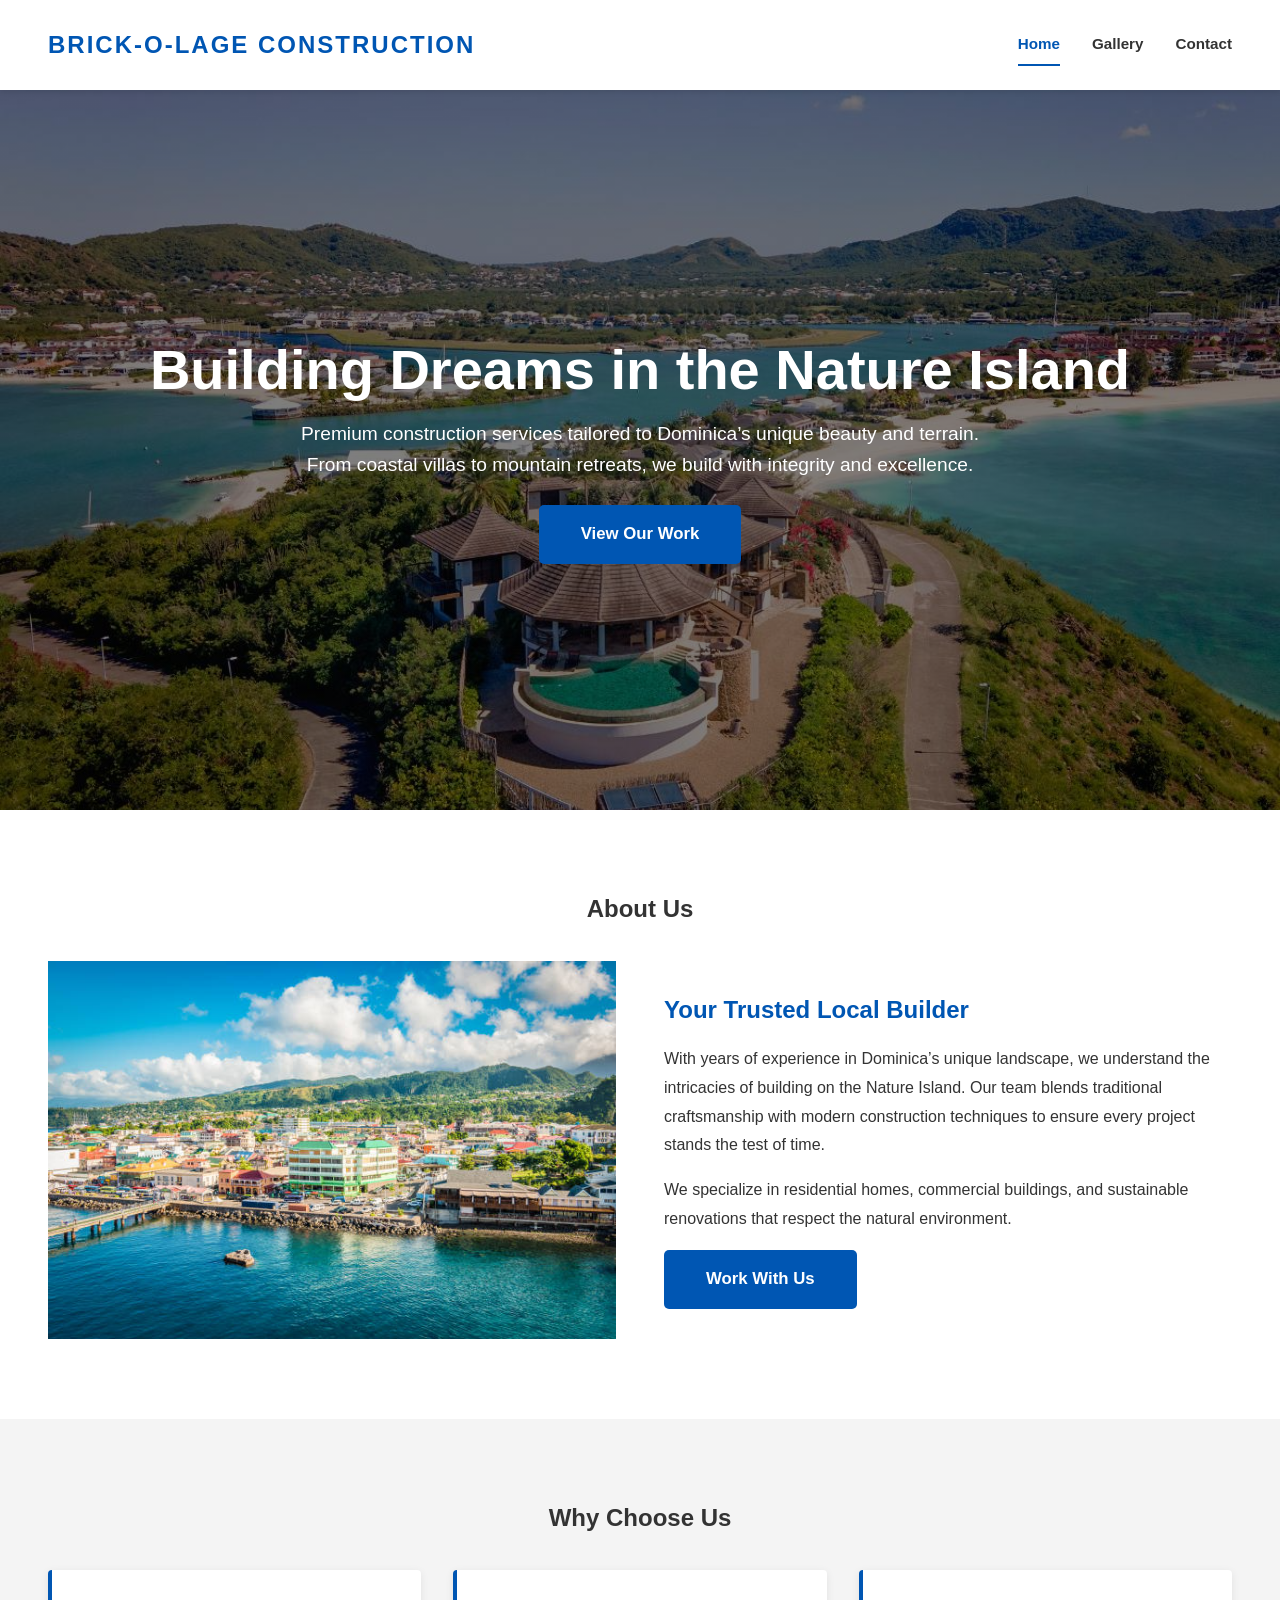
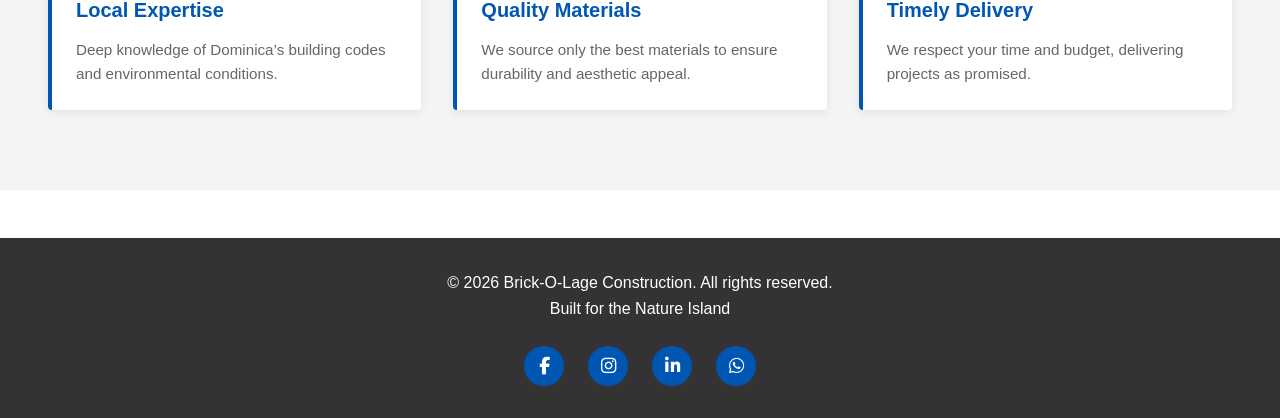
<file: index.html>
<!doctype html>
<html lang="en">
  <head>
    <meta charset="UTF-8" />
    <meta name="viewport" content="width=device-width, initial-scale=1" />
    <title>Dominica Excellence Construction | Home</title>
    <link rel="stylesheet" href="styles.css" />
    <link rel="stylesheet" href="https://cdnjs.cloudflare.com/ajax/libs/font-awesome/6.4.0/css/all.min.css" />
  </head>
  <body>
    <header class="site-header">
      <nav class="nav" aria-label="Main navigation">
        <a href="index.html" class="nav-logo">Brick-o-lage Construction</a>

        <button
          class="nav-toggle"
          aria-expanded="false"
          aria-controls="nav-menu"
        >
          <span class="sr-only">Menu</span>
          <span class="nav-toggle-bar"></span>
          <span class="nav-toggle-bar"></span>
          <span class="nav-toggle-bar"></span>
        </button>

        <ul id="nav-menu" class="nav-menu">
          <li><a href="index.html" class="active">Home</a></li>
          <li><a href="gallery.html">Gallery</a></li>
          <li><a href="contact.html">Contact</a></li>
        </ul>
      </nav>
    </header>

    <main>
      <section class="hero">
        <h1>Building Dreams in the Nature Island</h1>
        <p>
          Premium construction services tailored to Dominica’s unique beauty and
          terrain. From coastal villas to mountain retreats, we build with
          integrity and excellence.
        </p>
        <a href="gallery.html" class="btn">View Our Work</a>
      </section>

      <section class="section">
        <h2 class="section-title">About Us</h2>

        <div class="about">
          <img
            src="images/dominica-coast.jpg"
            alt="Dominica coastline"
            class="about-img"
          />

          <div class="about-content">
            <h3>Your Trusted Local Builder</h3>
            <p>
              With years of experience in Dominica’s unique landscape, we
              understand the intricacies of building on the Nature Island. Our
              team blends traditional craftsmanship with modern construction
              techniques to ensure every project stands the test of time.
            </p>
            <p>
              We specialize in residential homes, commercial buildings, and
              sustainable renovations that respect the natural environment.
            </p>
            <a href="contact.html" class="btn">Work With Us</a>
          </div>
        </div>
      </section>

      <section class="section section-light">
        <h2 class="section-title">Why Choose Us</h2>

        <div class="features">
          <div class="feature">
            <h3>Local Expertise</h3>
            <p>
              Deep knowledge of Dominica’s building codes and environmental
              conditions.
            </p>
          </div>
          <div class="feature">
            <h3>Quality Materials</h3>
            <p>
              We source only the best materials to ensure durability and
              aesthetic appeal.
            </p>
          </div>
          <div class="feature">
            <h3>Timely Delivery</h3>
            <p>
              We respect your time and budget, delivering projects as promised.
            </p>
          </div>
        </div>
      </section>
    </main>

    <footer class="footer">
      <p>&copy; 2026 Brick-O-Lage Construction. All rights reserved.</p>
      <p>Built for the Nature Island</p>
      <div class="social-links">
        <a href="https://www.facebook.com/brickolageconstruction" target="_blank" rel="noopener noreferrer" aria-label="Facebook" title="Follow us on Facebook"><i class="fab fa-facebook-f"></i></a>
        <a href="https://www.instagram.com/brickolageconstruction" target="_blank" rel="noopener noreferrer" aria-label="Instagram" title="Follow us on Instagram"><i class="fab fa-instagram"></i></a>
        <a href="https://www.linkedin.com/company/brickolageconstruction" target="_blank" rel="noopener noreferrer" aria-label="LinkedIn" title="Connect on LinkedIn"><i class="fab fa-linkedin-in"></i></a>
        <a href="https://wa.me/17671234567" target="_blank" rel="noopener noreferrer" aria-label="WhatsApp" title="Message us on WhatsApp"><i class="fab fa-whatsapp"></i></a>
      </div>
    </footer>

    <script src="script.js"></script>
  </body>
</html>
</file>
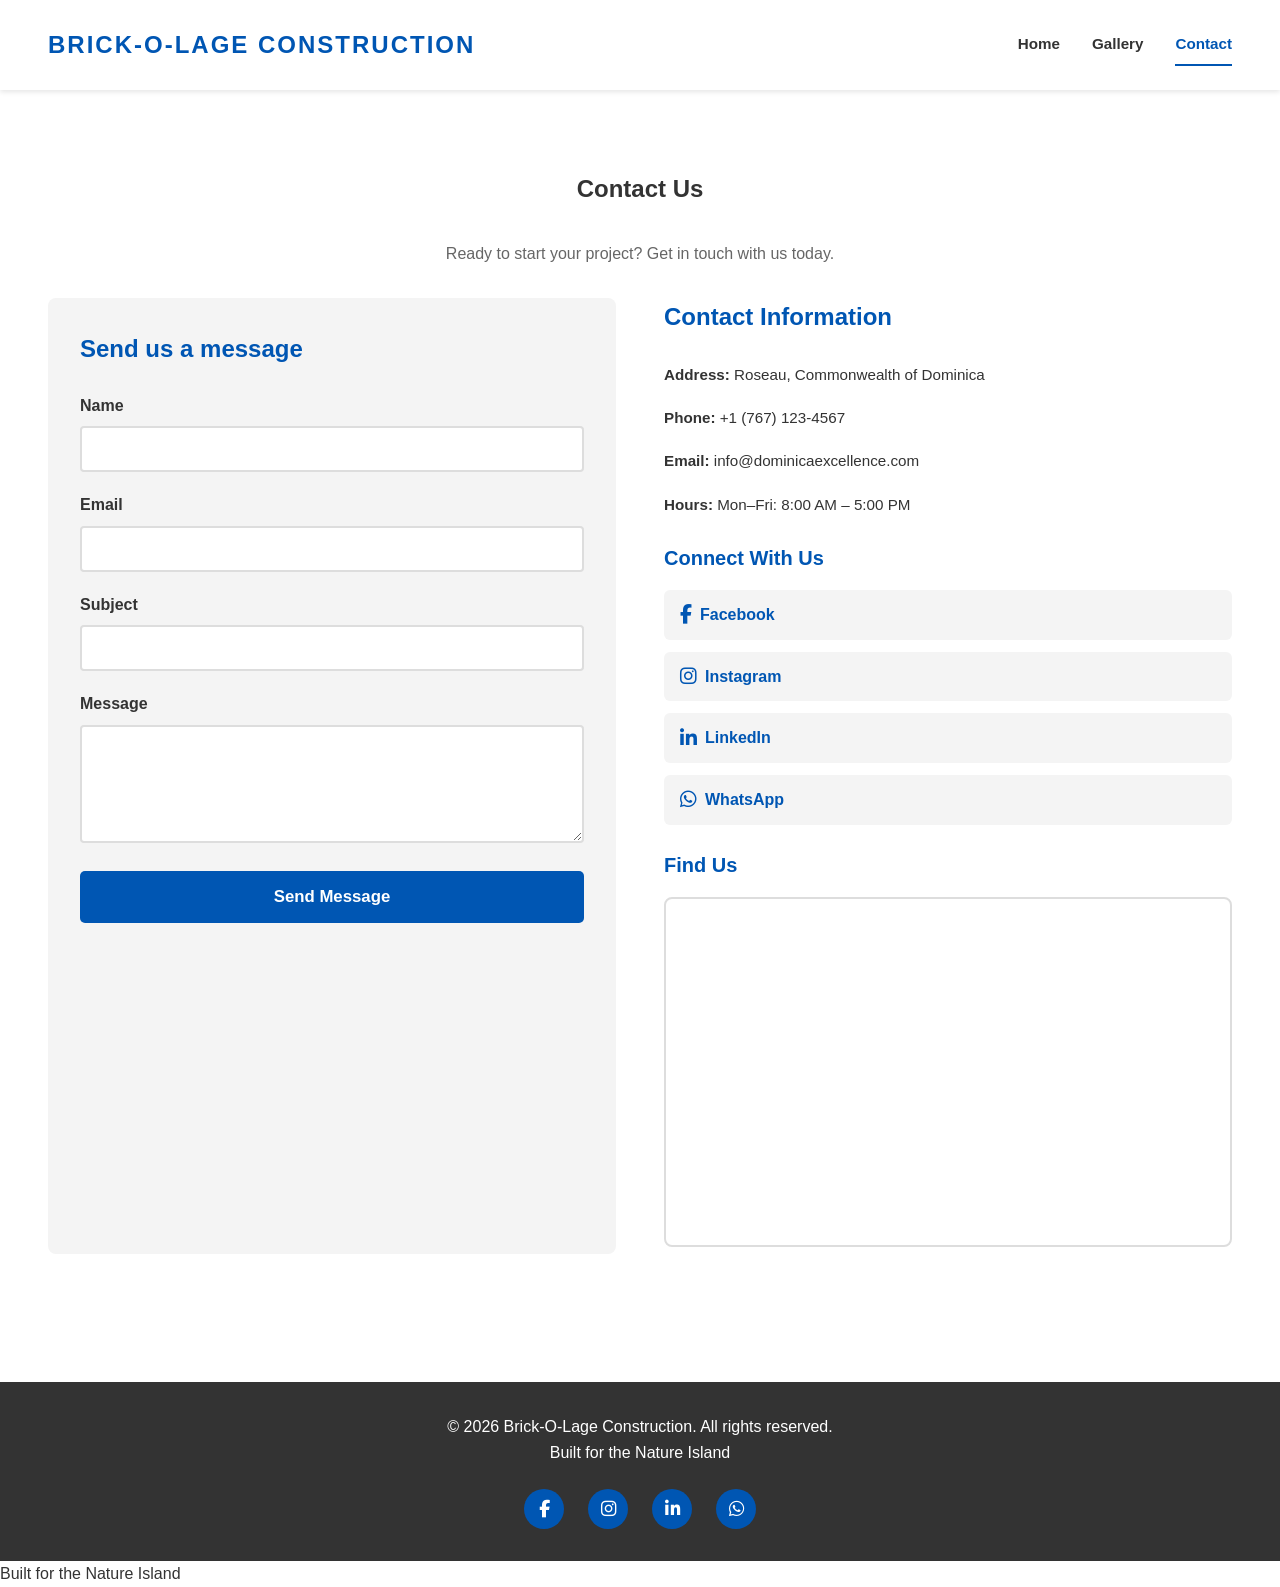
<file: contact.html>
<!doctype html>
<html lang="en">
  <head>
    <meta charset="UTF-8" />
    <meta name="viewport" content="width=device-width, initial-scale=1" />
    <title>Contact Us | Dominica Excellence Construction</title>
    <link rel="stylesheet" href="styles.css" />
    <link rel="stylesheet" href="https://cdnjs.cloudflare.com/ajax/libs/font-awesome/6.4.0/css/all.min.css" />
  </head>
  <body>
    <header class="site-header">
      <nav class="nav" aria-label="Main navigation">
        <a href="index.html" class="nav-logo">Brick-o-lage Construction</a>

        <button
          class="nav-toggle"
          aria-expanded="false"
          aria-controls="nav-menu"
        >
          <span class="sr-only">Menu</span>
          <span class="nav-toggle-bar"></span>
          <span class="nav-toggle-bar"></span>
          <span class="nav-toggle-bar"></span>
        </button>

        <ul id="nav-menu" class="nav-menu">
          <li><a href="index.html">Home</a></li>
          <li><a href="gallery.html">Gallery</a></li>
          <li><a href="contact.html" class="active">Contact</a></li>
        </ul>
      </nav>
    </header>

    <main>
      <section class="section">
        <h1 class="section-title">Contact Us</h1>
        <p class="section-subtitle">
          Ready to start your project? Get in touch with us today.
        </p>

        <div class="contact">
          <div class="contact-form">
            <h2>Send us a message</h2>
            <form id="contactForm">
              <div class="form-group">
                <label for="name">Name</label>
                <input id="name" name="name" type="text" required />
              </div>

              <div class="form-group">
                <label for="email">Email</label>
                <input id="email" name="email" type="email" required />
              </div>

              <div class="form-group">
                <label for="subject">Subject</label>
                <input id="subject" name="subject" type="text" required />
              </div>

              <div class="form-group">
                <label for="message">Message</label>
                <textarea
                  id="message"
                  name="message"
                  rows="5"
                  required
                ></textarea>
              </div>

              <button class="btn" type="submit">Send Message</button>

              <p id="formFeedback" class="form-feedback" hidden>
                Thank you! Your message has been sent successfully.
              </p>
            </form>
          </div>

          <div class="contact-info">
            <h2>Contact Information</h2>
            <p><strong>Address:</strong> Roseau, Commonwealth of Dominica</p>
            <p><strong>Phone:</strong> +1 (767) 123-4567</p>
            <p><strong>Email:</strong> info@dominicaexcellence.com</p>
            <p><strong>Hours:</strong> Mon–Fri: 8:00 AM – 5:00 PM</p>

            <h3>Connect With Us</h3>
            <div class="social-links-large">
              <a href="https://www.facebook.com/brickolageconstruction" target="_blank" rel="noopener noreferrer" aria-label="Facebook" title="Follow us on Facebook"><i class="fab fa-facebook-f"></i> Facebook</a>
              <a href="https://www.instagram.com/brickolageconstruction" target="_blank" rel="noopener noreferrer" aria-label="Instagram" title="Follow us on Instagram"><i class="fab fa-instagram"></i> Instagram</a>
              <a href="https://www.linkedin.com/company/brickolageconstruction" target="_blank" rel="noopener noreferrer" aria-label="LinkedIn" title="Connect on LinkedIn"><i class="fab fa-linkedin-in"></i> LinkedIn</a>
              <a href="https://wa.me/17671234567" target="_blank" rel="noopener noreferrer" aria-label="WhatsApp" title="Message us on WhatsApp"><i class="fab fa-whatsapp"></i> WhatsApp</a>
            </div>

            <div class="contact-map">
              <h3>Find Us</h3>
              <iframe
                title="Dominica Excellence Construction location map"
                src="https://www.google.com/maps/embed?pb=!1m18!1m12!1m3!1d60741.0474623725!2d-61.411604!3d15.309167!2m3!1f0!2f0!3f0!3m2!1i1024!2i768!4f13.1!3m3!1m2!1s0x8c40292e4e7e6f33%3A0x889896728373d57!2sRoseau%2C%20Dominica!5e0!3m2!1sen!2sus!4v1700000000000!5m2!1sen!2sus"
                loading="lazy"
                allowfullscreen=""
                referrerpolicy="no-referrer-when-downgrade"
              ></iframe>
            </div>
          </div>
        </div>
      </section>
    </main>

    <footer class="footer">
      <p>&copy; 2026 Brick-O-Lage Construction. All rights reserved.</p>
      <p>Built for the Nature Island</p>
      <div class="social-links">
        <a href="https://www.facebook.com/brickolageconstruction" target="_blank" rel="noopener noreferrer" aria-label="Facebook" title="Follow us on Facebook"><i class="fab fa-facebook-f"></i></a>
        <a href="https://www.instagram.com/brickolageconstruction" target="_blank" rel="noopener noreferrer" aria-label="Instagram" title="Follow us on Instagram"><i class="fab fa-instagram"></i></a>
        <a href="https://www.linkedin.com/company/brickolageconstruction" target="_blank" rel="noopener noreferrer" aria-label="LinkedIn" title="Connect on LinkedIn"><i class="fab fa-linkedin-in"></i></a>
        <a href="https://wa.me/17671234567" target="_blank" rel="noopener noreferrer" aria-label="WhatsApp" title="Message us on WhatsApp"><i class="fab fa-whatsapp"></i></a>
      </div>
    </footer>
      <p>Built for the Nature Island</p>
    </footer>

    <script src="script.js"></script>
  </body>
</html>
</file>
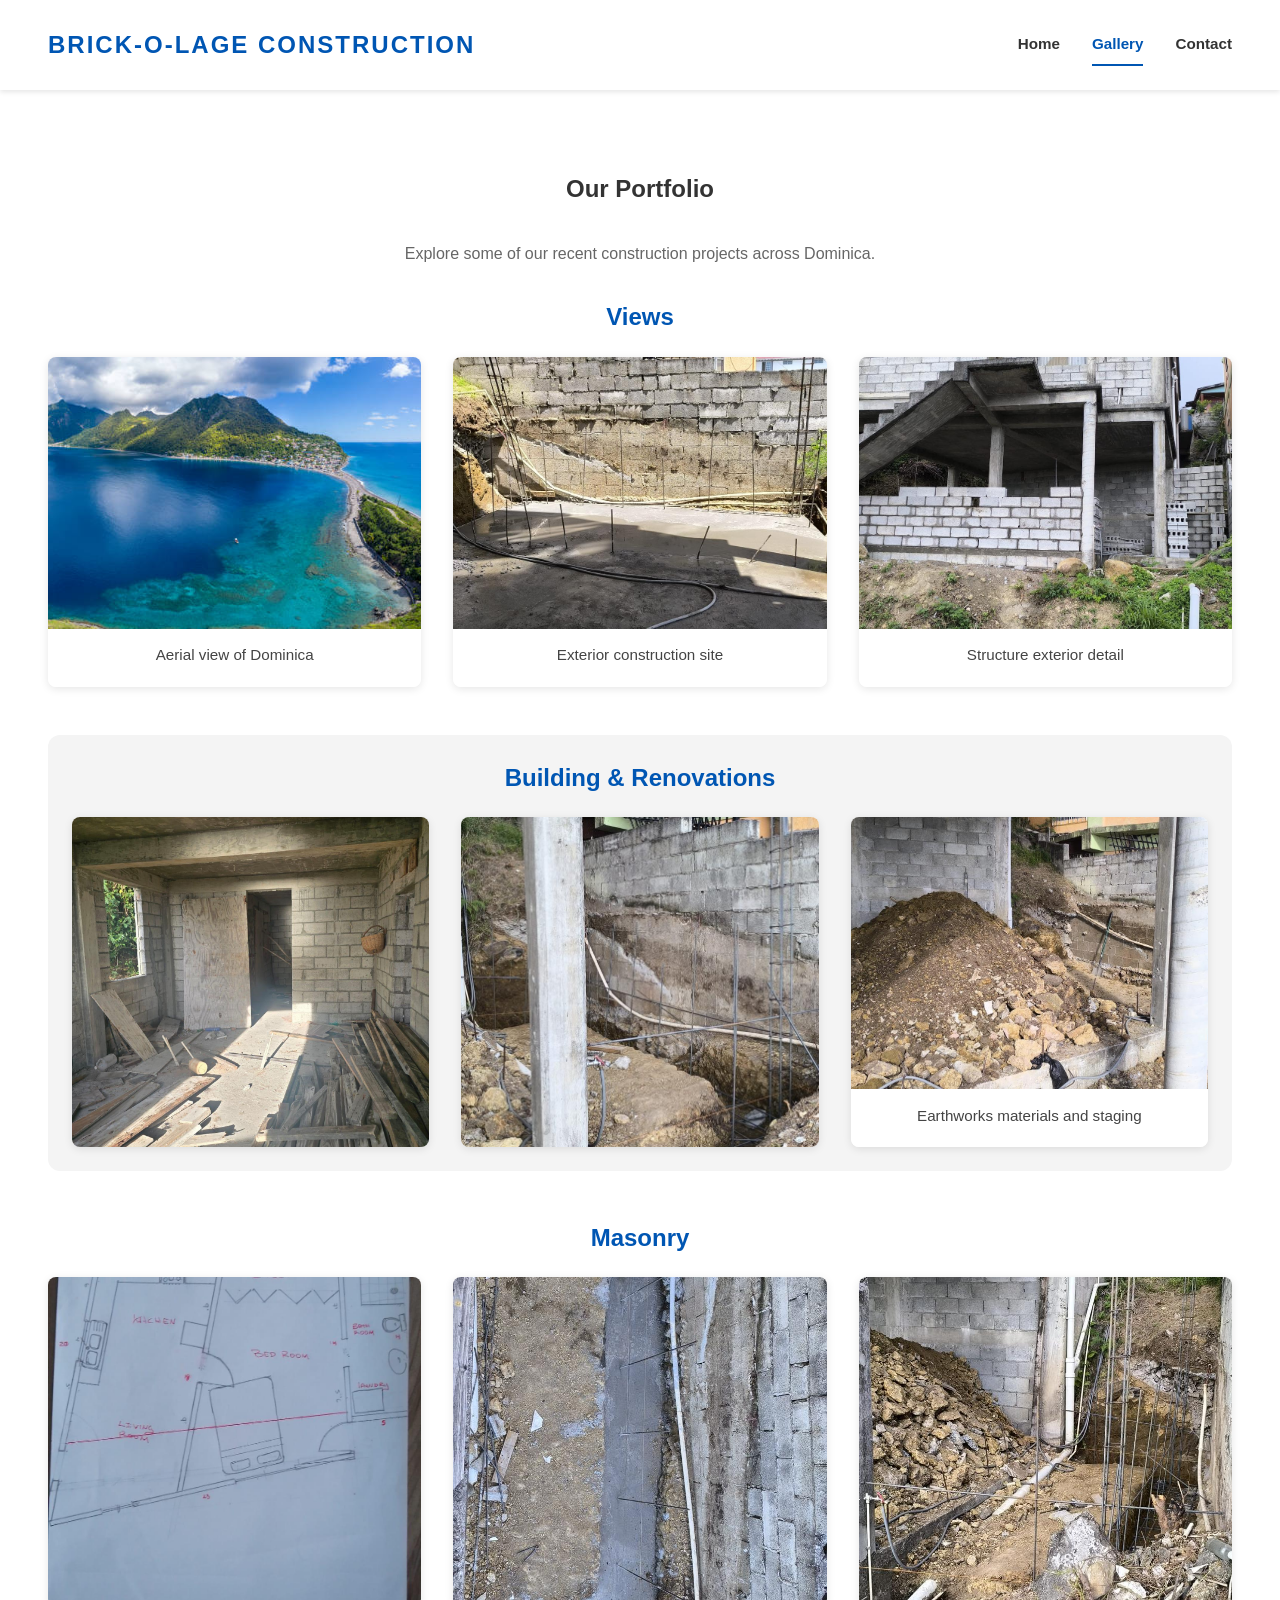
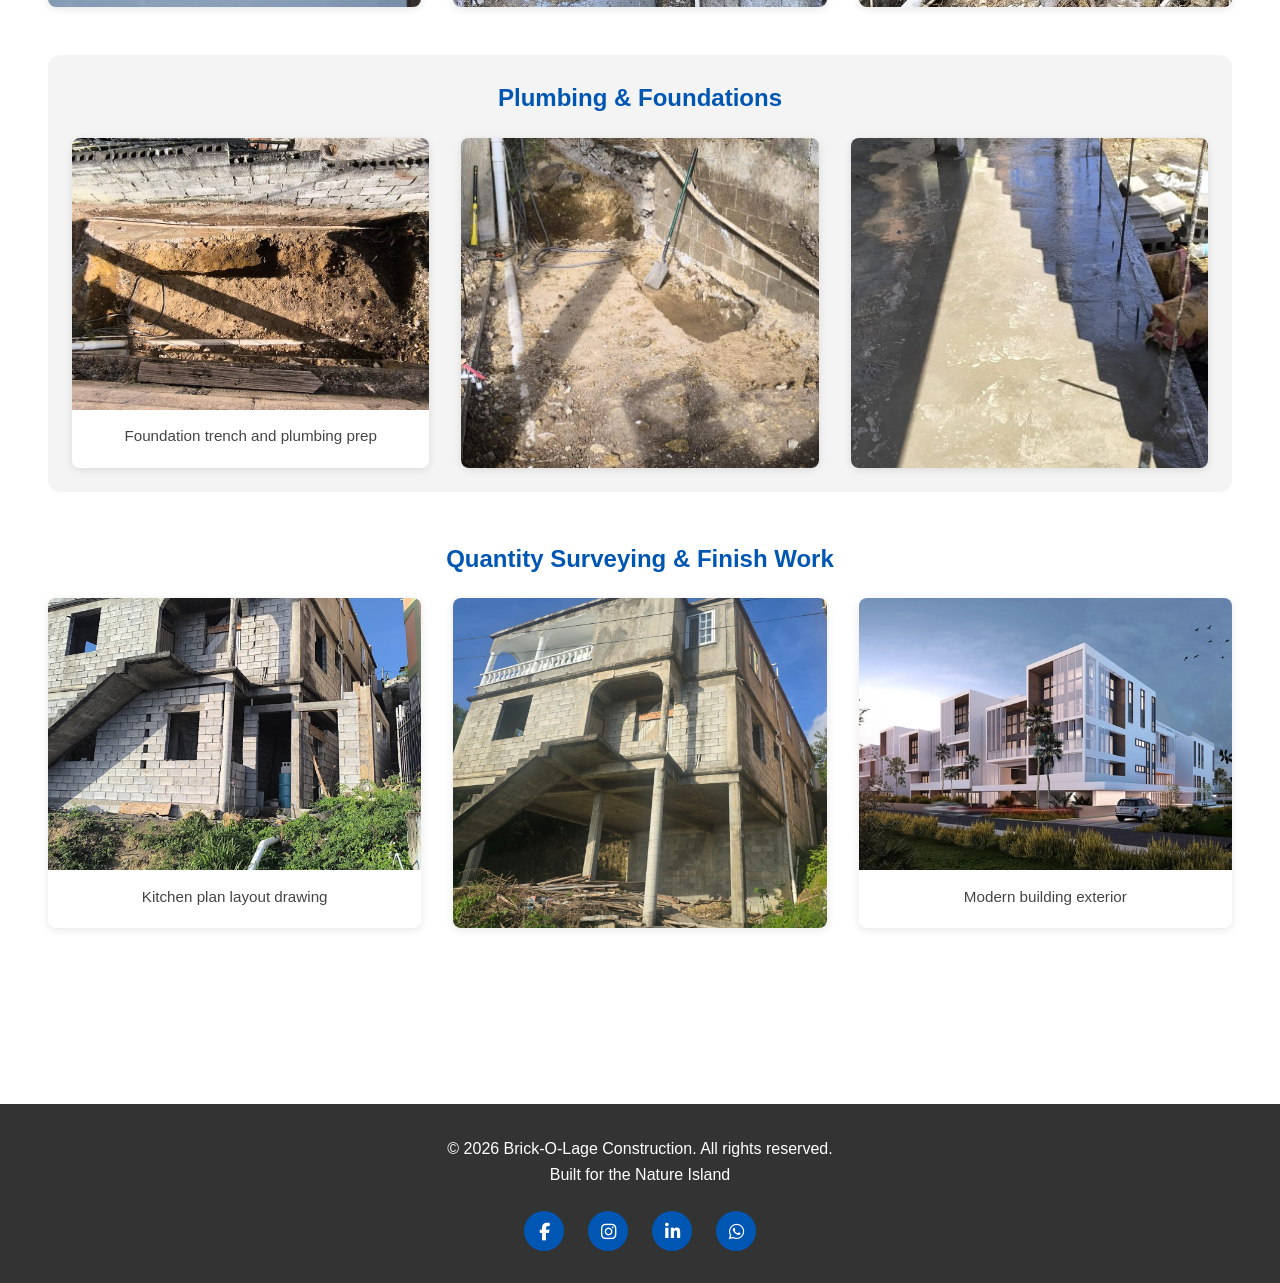
<file: gallery.html>
<!doctype html>
<html lang="en">
  <head>
    <meta charset="UTF-8" />
    <meta name="viewport" content="width=device-width, initial-scale=1" />
    <title>Our Portfolio | Dominica Excellence Construction</title>
    <link rel="stylesheet" href="styles.css" />
    <link rel="stylesheet" href="https://cdnjs.cloudflare.com/ajax/libs/font-awesome/6.4.0/css/all.min.css" />
  </head>
  <body>
    <header class="site-header">
      <nav class="nav" aria-label="Main navigation">
        <a href="index.html" class="nav-logo">Brick-o-lage Construction</a>

        <button
          class="nav-toggle"
          aria-expanded="false"
          aria-controls="nav-menu"
        >
          <span class="sr-only">Menu</span>
          <span class="nav-toggle-bar"></span>
          <span class="nav-toggle-bar"></span>
          <span class="nav-toggle-bar"></span>
        </button>

        <ul id="nav-menu" class="nav-menu">
          <li><a href="index.html">Home</a></li>
          <li><a href="gallery.html" class="active">Gallery</a></li>
          <li><a href="contact.html">Contact</a></li>
        </ul>
      </nav>
    </header>

    <main>
      <section class="section">
        <h1 class="section-title">Our Portfolio</h1>
        <p class="section-subtitle">
          Explore some of our recent construction projects across Dominica.
        </p>

        <div class="gallery-section">
          <h2>Views</h2>
          <div class="gallery-grid">
            <div class="gallery-item">
              <figure>
                <img
                  src="images/dominica-aerial.jpg"
                  alt="Aerial view of Dominica"
                />
                <figcaption class="gallery-caption">
                  Aerial view of Dominica
                </figcaption>
              </figure>
            </div>
            <div class="gallery-item">
              <figure>
                <img
                  src="images/exterior-construction-view.jpeg"
                  alt="Exterior construction view"
                />
                <figcaption class="gallery-caption">
                  Exterior construction site
                </figcaption>
              </figure>
            </div>
            <div class="gallery-item">
              <figure>
                <img
                  src="images/structure-exterior-detail.jpeg"
                  alt="Structure exterior detail"
                />
                <figcaption class="gallery-caption">
                  Structure exterior detail
                </figcaption>
              </figure>
            </div>
          </div>
        </div>

        <div class="gallery-section section-light">
          <h2>Building & Renovations</h2>
          <div class="gallery-grid">
            <div class="gallery-item">
              <figure>
                <img
                  src="images/masonry-interior-blockwork.jpeg"
                  alt="Interior masonry blockwork"
                />
                <figcaption class="gallery-caption">
                  Interior masonry blockwork
                </figcaption>
              </figure>
            </div>
            <div class="gallery-item">
              <figure>
                <img
                  src="images/rebar-prep-site.jpeg"
                  alt="Rebar preparation on site"
                />
                <figcaption class="gallery-caption">
                  Rebar preparation on site
                </figcaption>
              </figure>
            </div>
            <div class="gallery-item">
              <figure>
                <img
                  src="images/earthworks-materials.jpeg"
                  alt="Earthworks and materials pile"
                />
                <figcaption class="gallery-caption">
                  Earthworks materials and staging
                </figcaption>
              </figure>
            </div>
          </div>
        </div>

        <div class="gallery-section">
          <h2>Masonry</h2>
          <div class="gallery-grid">
            <div class="gallery-item">
              <figure>
                <img
                  src="images/reinforced-masonry-wall.jpeg"
                  alt="Reinforced masonry wall"
                />
                <figcaption class="gallery-caption">
                  Reinforced masonry wall
                </figcaption>
              </figure>
            </div>
            <div class="gallery-item">
              <figure>
                <img
                  src="images/foundation-rebar.jpeg"
                  alt="Foundation rebar framing"
                />
                <figcaption class="gallery-caption">
                  Foundation rebar framing
                </figcaption>
              </figure>
            </div>
            <div class="gallery-item">
              <figure>
                <img
                  src="images/concrete-column-pour.jpeg"
                  alt="Concrete column pour"
                />
                <figcaption class="gallery-caption">
                  Concrete column pour
                </figcaption>
              </figure>
            </div>
          </div>
        </div>

        <div class="gallery-section section-light">
          <h2>Plumbing & Foundations</h2>
          <div class="gallery-grid">
            <div class="gallery-item">
              <figure>
                <img
                  src="images/foundation-trench.jpeg"
                  alt="Foundation trench with plumbing"
                />
                <figcaption class="gallery-caption">
                  Foundation trench and plumbing prep
                </figcaption>
              </figure>
            </div>
            <div class="gallery-item">
              <figure>
                <img
                  src="images/site-excavation.jpeg"
                  alt="Site excavation and drainage"
                />
                <figcaption class="gallery-caption">
                  Site excavation and drainage work
                </figcaption>
              </figure>
            </div>
            <div class="gallery-item">
              <figure>
                <img
                  src="images/concrete-slab-finish.jpeg"
                  alt="Fresh concrete slab finish"
                />
                <figcaption class="gallery-caption">
                  Fresh concrete slab finish
                </figcaption>
              </figure>
            </div>
          </div>
        </div>

        <div class="gallery-section">
          <h2>Quantity Surveying & Finish Work</h2>
          <div class="gallery-grid">
            <div class="gallery-item">
              <figure>
                <img
                  src="images/kitchen-plan-layout.jpeg"
                  alt="Kitchen plan layout drawing"
                />
                <figcaption class="gallery-caption">
                  Kitchen plan layout drawing
                </figcaption>
              </figure>
            </div>
            <div class="gallery-item">
              <figure>
                <img
                  src="images/kitchen-interior-finish.jpeg"
                  alt="Completed kitchen interior finish"
                />
                <figcaption class="gallery-caption">
                  Completed kitchen interior finish
                </figcaption>
              </figure>
            </div>
            <div class="gallery-item">
              <figure>
                <img
                  src="images/modern-building-1.jpg"
                  alt="Modern building exterior"
                />
                <figcaption class="gallery-caption">
                  Modern building exterior
                </figcaption>
              </figure>
            </div>
          </div>
        </div>
      </section>
    </main>

    <footer class="footer">
      <p>&copy; 2026 Brick-O-Lage Construction. All rights reserved.</p>
      <p>Built for the Nature Island</p>
      <div class="social-links">
        <a href="https://www.facebook.com/brickolageconstruction" target="_blank" rel="noopener noreferrer" aria-label="Facebook" title="Follow us on Facebook"><i class="fab fa-facebook-f"></i></a>
        <a href="https://www.instagram.com/brickolageconstruction" target="_blank" rel="noopener noreferrer" aria-label="Instagram" title="Follow us on Instagram"><i class="fab fa-instagram"></i></a>
        <a href="https://www.linkedin.com/company/brickolageconstruction" target="_blank" rel="noopener noreferrer" aria-label="LinkedIn" title="Connect on LinkedIn"><i class="fab fa-linkedin-in"></i></a>
        <a href="https://wa.me/17671234567" target="_blank" rel="noopener noreferrer" aria-label="WhatsApp" title="Message us on WhatsApp"><i class="fab fa-whatsapp"></i></a>
      </div>
    </footer>

    <script src="script.js"></script>
  </body>
</html>
</file>
<file: styles.css>
:root {
  --primary-color: #0056b3;
  --secondary-color: #28a745;
  --dark-color: #333;
  --light-color: #f4f4f4;
  --white: #ffffff;
  --accent-color: #ffc107;
  --font-family: "Segoe UI", Tahoma, Geneva, Verdana, sans-serif;
  --focus-color: #004494;
}

* {
  margin: 0;
  padding: 0;
  box-sizing: border-box;
}

html {
  scroll-behavior: smooth;
}

body {
  font-family: var(--font-family);
  line-height: 1.6;
  color: var(--dark-color);
  background-color: var(--white);
  font-size: 16px;
}

/* Navigation */
header {
  background: var(--white);
  box-shadow: 0 2px 5px rgba(0, 0, 0, 0.1);
  position: sticky;
  top: 0;
  z-index: 1000;
}

nav {
  display: flex;
  justify-content: space-between;
  align-items: center;
  padding: 1rem;
  max-width: 1200px;
  margin: 0 auto;
}

.nav-logo {
  font-size: 1.25rem;
  color: var(--primary-color);
  text-transform: uppercase;
  letter-spacing: 2px;
  text-decoration: none;
  font-weight: 700;
}

.nav-logo:focus {
  outline: 3px solid var(--focus-color);
  outline-offset: 2px;
}

/* Mobile Menu Toggle Button */
.nav-toggle {
  display: flex;
  flex-direction: column;
  background: none;
  border: none;
  cursor: pointer;
  padding: 0.5rem;
  gap: 0.4rem;
}

.nav-toggle-bar {
  width: 25px;
  height: 3px;
  background: var(--dark-color);
  transition: all 0.3s ease;
}

.nav-toggle:focus {
  outline: 3px solid var(--focus-color);
  outline-offset: 2px;
}

/* Mobile menu visible when aria-expanded="true" */
.nav-toggle[aria-expanded="true"] .nav-toggle-bar:nth-child(1) {
  transform: rotate(45deg) translate(10px, 10px);
}

.nav-toggle[aria-expanded="true"] .nav-toggle-bar:nth-child(2) {
  opacity: 0;
}

.nav-toggle[aria-expanded="true"] .nav-toggle-bar:nth-child(3) {
  transform: rotate(-45deg) translate(7px, -7px);
}

/* Navigation Menu */
.nav-menu {
  display: none;
  flex-direction: column;
  position: absolute;
  top: 60px;
  left: 0;
  right: 0;
  background: var(--white);
  list-style: none;
  box-shadow: 0 4px 6px rgba(0, 0, 0, 0.1);
}

.nav-menu.show {
  display: flex;
}

.nav-menu li {
  border-bottom: 1px solid var(--light-color);
}

.nav-menu a {
  display: block;
  padding: 1rem;
  text-decoration: none;
  color: var(--dark-color);
  font-weight: 600;
  transition:
    background 0.3s,
    color 0.3s;
}

.nav-menu a:hover,
.nav-menu a.active {
  background: var(--light-color);
  color: var(--primary-color);
}

.nav-menu a:focus {
  outline: 3px solid var(--focus-color);
  outline-offset: -3px;
}

.sr-only {
  position: absolute;
  width: 1px;
  height: 1px;
  padding: 0;
  margin: -1px;
  overflow: hidden;
  clip: rect(0, 0, 0, 0);
  white-space: nowrap;
  border-width: 0;
}

/* Hero Section */
.hero {
  min-height: 60vh;
  background:
    linear-gradient(rgba(0, 0, 0, 0.5), rgba(0, 0, 0, 0.5)),
    url("images/hero.jpg") no-repeat center center/cover;
  display: flex;
  flex-direction: column;
  justify-content: center;
  align-items: center;
  text-align: center;
  color: var(--white);
  padding: 2rem 1rem;
}

.hero h1 {
  font-size: 1.75rem;
  margin-bottom: 1rem;
  line-height: 1.2;
}

.hero p {
  font-size: 1rem;
  margin-bottom: 1.5rem;
  max-width: 700px;
}

/* Buttons */
.btn {
  display: inline-block;
  padding: 0.75rem 1.5rem;
  background: var(--primary-color);
  color: var(--white);
  text-decoration: none;
  border-radius: 5px;
  transition:
    background 0.3s,
    transform 0.2s;
  border: 2px solid transparent;
  font-weight: 600;
  cursor: pointer;
}

.btn:hover {
  background: var(--focus-color);
  transform: translateY(-2px);
}

.btn:focus {
  outline: 3px solid var(--focus-color);
  outline-offset: 2px;
}

.btn:active {
  transform: translateY(0);
}

/* Main Content */
main {
  width: 100%;
}

/* Sections */
section {
  padding: 2rem 1rem;
  max-width: 1200px;
  margin: 0 auto;
  width: 100%;
}

.section-light {
  background-color: var(--light-color);
}

.section-title {
  text-align: center;
  margin-bottom: 2rem;
}

.section-title h2 {
  font-size: 1.75rem;
  position: relative;
  padding-bottom: 1rem;
  color: var(--dark-color);
}

.section-title h2::after {
  content: "";
  position: absolute;
  bottom: 0;
  left: 50%;
  transform: translateX(-50%);
  width: 60px;
  height: 4px;
  background: var(--primary-color);
}

/* Gallery Sections */
.gallery-section {
  margin-bottom: 3rem;
}

.gallery-section h2 {
  font-size: 1.5rem;
  margin-bottom: 1.25rem;
  color: var(--primary-color);
  text-align: center;
}

.gallery-section.section-light {
  background-color: var(--light-color);
  padding: 1.5rem;
  border-radius: 12px;
}

/* About Section */
.about {
  display: grid;
  grid-template-columns: 1fr;
  gap: 2rem;
  align-items: center;
}

.about-img {
  width: 100%;
}

.about-img img {
  width: 100%;
  height: auto;
  display: block;
  border-radius: 8px;
  box-shadow: 0 4px 12px rgba(0, 0, 0, 0.15);
}

.about-content h3 {
  font-size: 1.5rem;
  margin-bottom: 1rem;
  color: var(--primary-color);
}

.about-content p {
  margin-bottom: 1rem;
  line-height: 1.8;
}

/* Features Section */
.features {
  display: grid;
  grid-template-columns: 1fr;
  gap: 2rem;
}

.feature {
  padding: 1.5rem;
  background: var(--white);
  border-left: 4px solid var(--primary-color);
  border-radius: 4px;
  box-shadow: 0 2px 8px rgba(0, 0, 0, 0.08);
  transition:
    box-shadow 0.3s,
    transform 0.3s;
}

.feature:hover {
  box-shadow: 0 4px 16px rgba(0, 0, 0, 0.15);
  transform: translateY(-4px);
}

.feature h3 {
  font-size: 1.25rem;
  margin-bottom: 0.75rem;
  color: var(--primary-color);
}

.feature p {
  font-size: 0.95rem;
  color: #666;
}

/* Gallery Section */
.section-subtitle {
  text-align: center;
  font-size: 1rem;
  color: #666;
  margin-bottom: 2rem;
  max-width: 600px;
  margin-left: auto;
  margin-right: auto;
}

.gallery-grid {
  display: grid;
  grid-template-columns: 1fr;
  gap: 1rem;
}

.gallery-item {
  position: relative;
  overflow: hidden;
  border-radius: 8px;
  min-height: 320px;
  box-shadow: 0 2px 8px rgba(0, 0, 0, 0.1);
  transition: box-shadow 0.3s ease;
  display: flex;
  flex-direction: column;
  background: var(--white);
}

.gallery-item:hover {
  box-shadow: 0 4px 16px rgba(0, 0, 0, 0.2);
}

.gallery-item figure {
  display: flex;
  flex-direction: column;
  flex: 1;
  margin: 0;
  height: 100%;
}

.gallery-item img {
  width: 100%;
  height: 100%;
  object-fit: cover;
  transition: transform 0.5s ease;
}

.gallery-item:hover img {
  transform: scale(1.05);
}

.gallery-caption {
  padding: 0.9rem 1rem 1.2rem;
  font-size: 0.95rem;
  color: #444;
  text-align: center;
  background: var(--white);
}

/* Contact Section */
.contact {
  display: grid;
  grid-template-columns: 1fr;
  gap: 2rem;
}

.contact-form {
  background: var(--light-color);
  padding: 1.5rem;
  border-radius: 8px;
}

.contact-form h2 {
  font-size: 1.5rem;
  color: var(--primary-color);
  margin-bottom: 1.5rem;
}

.contact-form form {
  display: flex;
  flex-direction: column;
}

.form-group {
  margin-bottom: 1.25rem;
}

.form-group label {
  display: block;
  margin-bottom: 0.5rem;
  font-weight: 600;
  color: var(--dark-color);
}

.form-group input,
.form-group textarea {
  width: 100%;
  padding: 0.75rem;
  border: 2px solid #ddd;
  border-radius: 4px;
  font-family: inherit;
  font-size: 1rem;
  transition: border-color 0.3s;
}

.form-group input:focus,
.form-group textarea:focus {
  outline: none;
  border-color: var(--primary-color);
  box-shadow: 0 0 0 3px rgba(0, 86, 179, 0.1);
}

.form-feedback {
  margin-top: 1rem;
  padding: 1rem;
  background-color: #d4edda;
  color: #155724;
  border: 1px solid #c3e6cb;
  border-radius: 4px;
  font-weight: 600;
}

.contact-info {
  background: var(--white);
}

.contact-info h2 {
  font-size: 1.5rem;
  color: var(--primary-color);
  margin-bottom: 1.5rem;
}

.contact-info h3 {
  font-size: 1.25rem;
  color: var(--primary-color);
  margin-top: 1.5rem;
  margin-bottom: 1rem;
}

.contact-info p {
  margin-bottom: 1rem;
  line-height: 1.8;
  font-size: 0.95rem;
}

.contact-map {
  margin-top: 1.5rem;
}

.contact-map iframe {
  width: 100%;
  height: 300px;
  border: 2px solid #ddd;
  border-radius: 8px;
}

/* Footer */
footer {
  background: var(--dark-color);
  color: var(--white);
  text-align: center;
  padding: 2rem 1rem;
  margin-top: 3rem;
}

footer p {
  margin: 0;
}

/* Social Media Links */
.social-links {
  display: flex;
  justify-content: center;
  gap: 1.5rem;
  margin-top: 1.5rem;
}

.social-links a {
  display: inline-flex;
  align-items: center;
  justify-content: center;
  width: 40px;
  height: 40px;
  background: var(--primary-color);
  color: var(--white);
  border-radius: 50%;
  text-decoration: none;
  transition: background 0.3s, transform 0.3s;
  font-size: 1.1rem;
}

.social-links a:hover {
  background: var(--secondary-color);
  transform: translateY(-3px);
}

.social-links a:focus {
  outline: 3px solid var(--focus-color);
  outline-offset: 2px;
}

/* Large Social Links (Contact Page) */
.social-links-large {
  display: flex;
  flex-direction: column;
  gap: 0.75rem;
  margin-top: 1rem;
}

.social-links-large a {
  display: flex;
  align-items: center;
  gap: 0.5rem;
  padding: 0.75rem 1rem;
  background: var(--light-color);
  color: var(--primary-color);
  text-decoration: none;
  border-radius: 6px;
  font-weight: 600;
  transition: background 0.3s, color 0.3s;
}

.social-links-large a:hover {
  background: var(--primary-color);
  color: var(--white);
}

.social-links-large a:focus {
  outline: 3px solid var(--focus-color);
  outline-offset: 2px;
}

.social-links-large i {
  font-size: 1.2rem;
}

/* Responsive Design - Mobile First */
@media (min-width: 640px) {
  nav {
    padding: 1rem 2rem;
  }

  .nav-logo {
    font-size: 1.5rem;
  }

  .hero {
    min-height: 70vh;
    padding: 3rem 2rem;
  }

  .hero h1 {
    font-size: 2.25rem;
  }

  .hero p {
    font-size: 1.1rem;
  }

  section {
    padding: 3rem 2rem;
  }

  .section-title h2 {
    font-size: 2rem;
  }

  .features {
    grid-template-columns: repeat(2, 1fr);
  }

  .contact-form {
    padding: 2rem;
  }

  .contact-map iframe {
    height: 320px;
  }

  .gallery-grid {
    grid-template-columns: repeat(2, 1fr);
    gap: 1.5rem;
  }

  .gallery-item {
    height: 280px;
  }
}

@media (min-width: 768px) {
  nav {
    padding: 1rem 2rem;
  }

  .nav-toggle {
    display: none;
  }

  .nav-menu {
    display: flex !important;
    position: static;
    flex-direction: row;
    background: transparent;
    box-shadow: none;
  }

  .nav-menu li {
    border-bottom: none;
    margin-left: 2rem;
  }

  .nav-menu a {
    padding: 0.5rem 0;
    font-size: 0.95rem;
  }

  .nav-menu a.active {
    border-bottom: 2px solid var(--primary-color);
    background: transparent;
  }

  .hero {
    min-height: 80vh;
    padding: 4rem 2rem;
  }

  .hero h1 {
    font-size: 3rem;
  }

  .hero p {
    font-size: 1.2rem;
  }

  section {
    padding: 4rem 2rem;
  }

  .section-title h2 {
    font-size: 2.5rem;
  }

  .about {
    grid-template-columns: 1fr 1fr;
    gap: 3rem;
  }

  .features {
    grid-template-columns: repeat(3, 1fr);
    gap: 2rem;
  }

  .contact {
    grid-template-columns: 1fr 1fr;
    gap: 3rem;
  }

  .contact-map iframe {
    height: 350px;
  }

  .gallery-grid {
    grid-template-columns: repeat(3, 1fr);
    gap: 2rem;
  }

  .gallery-item {
    height: 300px;
  }
}

@media (min-width: 1024px) {
  nav {
    padding: 1.5rem 3rem;
    max-width: 1400px;
  }

  section {
    padding: 5rem 3rem;
    max-width: 1400px;
  }

  .hero h1 {
    font-size: 3.5rem;
  }

  .section-title h2 {
    font-size: 2.75rem;
  }

  .btn {
    padding: 0.9rem 2.5rem;
    font-size: 1.05rem;
  }

  .gallery-item {
    height: 330px;
  }
}

/* High contrast mode support */
@media (prefers-contrast: more) {
  .btn {
    border: 2px solid currentColor;
  }

  .feature {
    border-left: 5px solid var(--primary-color);
  }
}

/* Reduced motion support */
@media (prefers-reduced-motion: reduce) {
  * {
    animation-duration: 0.01ms !important;
    animation-iteration-count: 1 !important;
    transition-duration: 0.01ms !important;
  }
}
</file>
